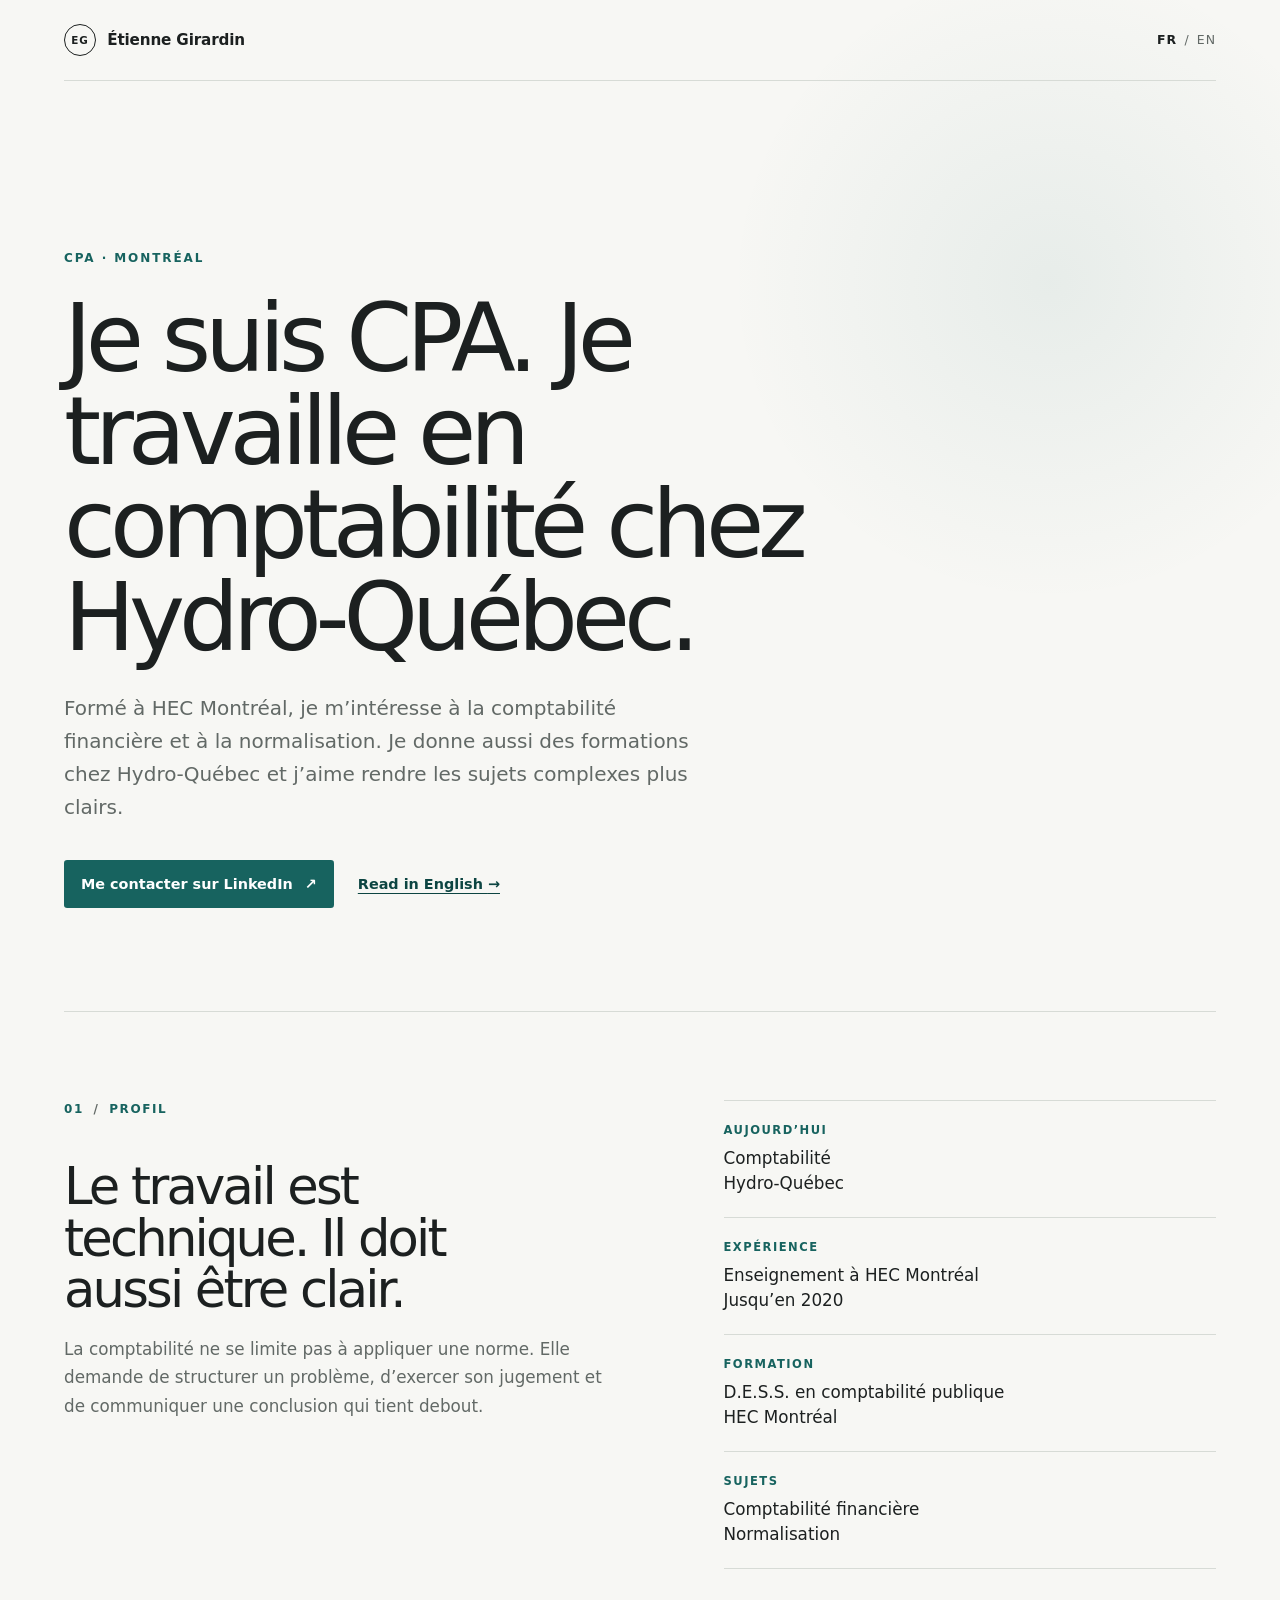
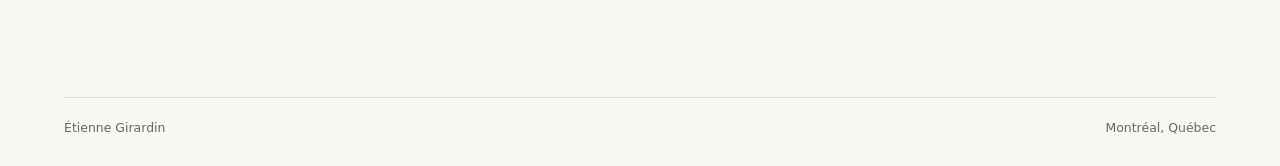
<file: index.html>
<!doctype html>
<html lang="fr-CA">
  <head>
    <meta charset="utf-8">
    <meta name="viewport" content="width=device-width, initial-scale=1">
    <meta name="description" content="Étienne Girardin, CPA — comptabilité chez Hydro‑Québec, formation à HEC Montréal et intérêt pour la comptabilité financière et la normalisation.">
    <meta name="author" content="Étienne Girardin">
    <meta name="theme-color" content="#f7f7f4">
    <link rel="canonical" href="https://etiennegirardin.com/">
    <link rel="alternate" hreflang="fr-CA" href="https://etiennegirardin.com/">
    <link rel="alternate" hreflang="en-CA" href="https://etiennegirardin.com/en/">
    <link rel="alternate" hreflang="x-default" href="https://etiennegirardin.com/">
    <meta property="og:type" content="profile">
    <meta property="og:title" content="Étienne Girardin, CPA">
    <meta property="og:description" content="Comptabilité chez Hydro‑Québec, formation à HEC Montréal et intérêt pour la comptabilité financière et la normalisation.">
    <meta property="og:url" content="https://etiennegirardin.com/">
    <meta property="og:locale" content="fr_CA">
    <meta property="og:locale:alternate" content="en_CA">
    <link rel="icon" href="/favicon.svg" type="image/svg+xml">
    <link rel="stylesheet" href="/style.css">
    <title>Étienne Girardin, CPA | Montréal</title>
    <script type="application/ld+json">
      {
        "@context": "https://schema.org",
        "@type": "Person",
        "name": "Étienne Girardin",
        "jobTitle": "Comptable professionnel agréé (CPA)",
        "url": "https://etiennegirardin.com/",
        "sameAs": ["https://ca.linkedin.com/in/etiennegirardin"],
        "worksFor": {
          "@type": "Organization",
          "name": "Hydro-Québec"
        },
        "alumniOf": {
          "@type": "CollegeOrUniversity",
          "name": "HEC Montréal"
        },
        "knowsLanguage": ["fr", "en"]
      }
    </script>
  </head>
  <body>
    <a class="skip-link" href="#contenu">Aller au contenu</a>
    <header class="site-header wrap">
      <a class="wordmark" href="/" aria-label="Étienne Girardin — accueil">
        <span class="wordmark-mark" aria-hidden="true">EG</span>
        <span class="wordmark-name">Étienne Girardin</span>
      </a>
      <nav class="language-nav" aria-label="Choisir la langue">
        <a class="language-link is-current" href="/" lang="fr-CA" aria-current="page">FR</a>
        <span aria-hidden="true">/</span>
        <a class="language-link" href="/en/" lang="en-CA">EN</a>
      </nav>
    </header>

    <main id="contenu">
      <section class="hero wrap" aria-labelledby="titre-principal">
        <p class="eyebrow">CPA <span aria-hidden="true">·</span> Montréal</p>
        <h1 id="titre-principal">Je suis CPA. Je travaille en comptabilité chez Hydro‑Québec.</h1>
        <p class="intro">Formé à HEC Montréal, je m’intéresse à la comptabilité financière et à la normalisation. Je donne aussi des formations chez Hydro‑Québec et j’aime rendre les sujets complexes plus clairs.</p>
        <div class="hero-links" id="contact">
          <a class="button button-primary" href="https://ca.linkedin.com/in/etiennegirardin" target="_blank" rel="me noopener noreferrer">Me contacter sur LinkedIn <span aria-hidden="true">↗</span></a>
          <a class="text-link" href="/en/" lang="en-CA">Read in English <span aria-hidden="true">→</span></a>
        </div>
      </section>

      <section class="profile wrap" aria-labelledby="profil-title">
        <div class="profile-copy">
          <p class="section-index">01 <span aria-hidden="true">/</span> Profil</p>
          <h2 id="profil-title">Le travail est technique. Il doit aussi être clair.</h2>
          <p>La comptabilité ne se limite pas à appliquer une norme. Elle demande de structurer un problème, d’exercer son jugement et de communiquer une conclusion qui tient debout.</p>
        </div>
        <dl class="profile-facts">
          <div class="profile-fact">
            <dt>Aujourd’hui</dt>
            <dd>Comptabilité<br>Hydro‑Québec</dd>
          </div>
          <div class="profile-fact">
            <dt>Expérience</dt>
            <dd>Enseignement à HEC Montréal<br>Jusqu’en 2020</dd>
          </div>
          <div class="profile-fact">
            <dt>Formation</dt>
            <dd>D.E.S.S. en comptabilité publique<br>HEC Montréal</dd>
          </div>
          <div class="profile-fact">
            <dt>Sujets</dt>
            <dd>Comptabilité financière<br>Normalisation</dd>
          </div>
        </dl>
      </section>

    </main>

    <footer class="site-footer wrap">
      <p>Étienne Girardin</p>
      <p>Montréal, Québec</p>
    </footer>
  </body>
</html>
</file>
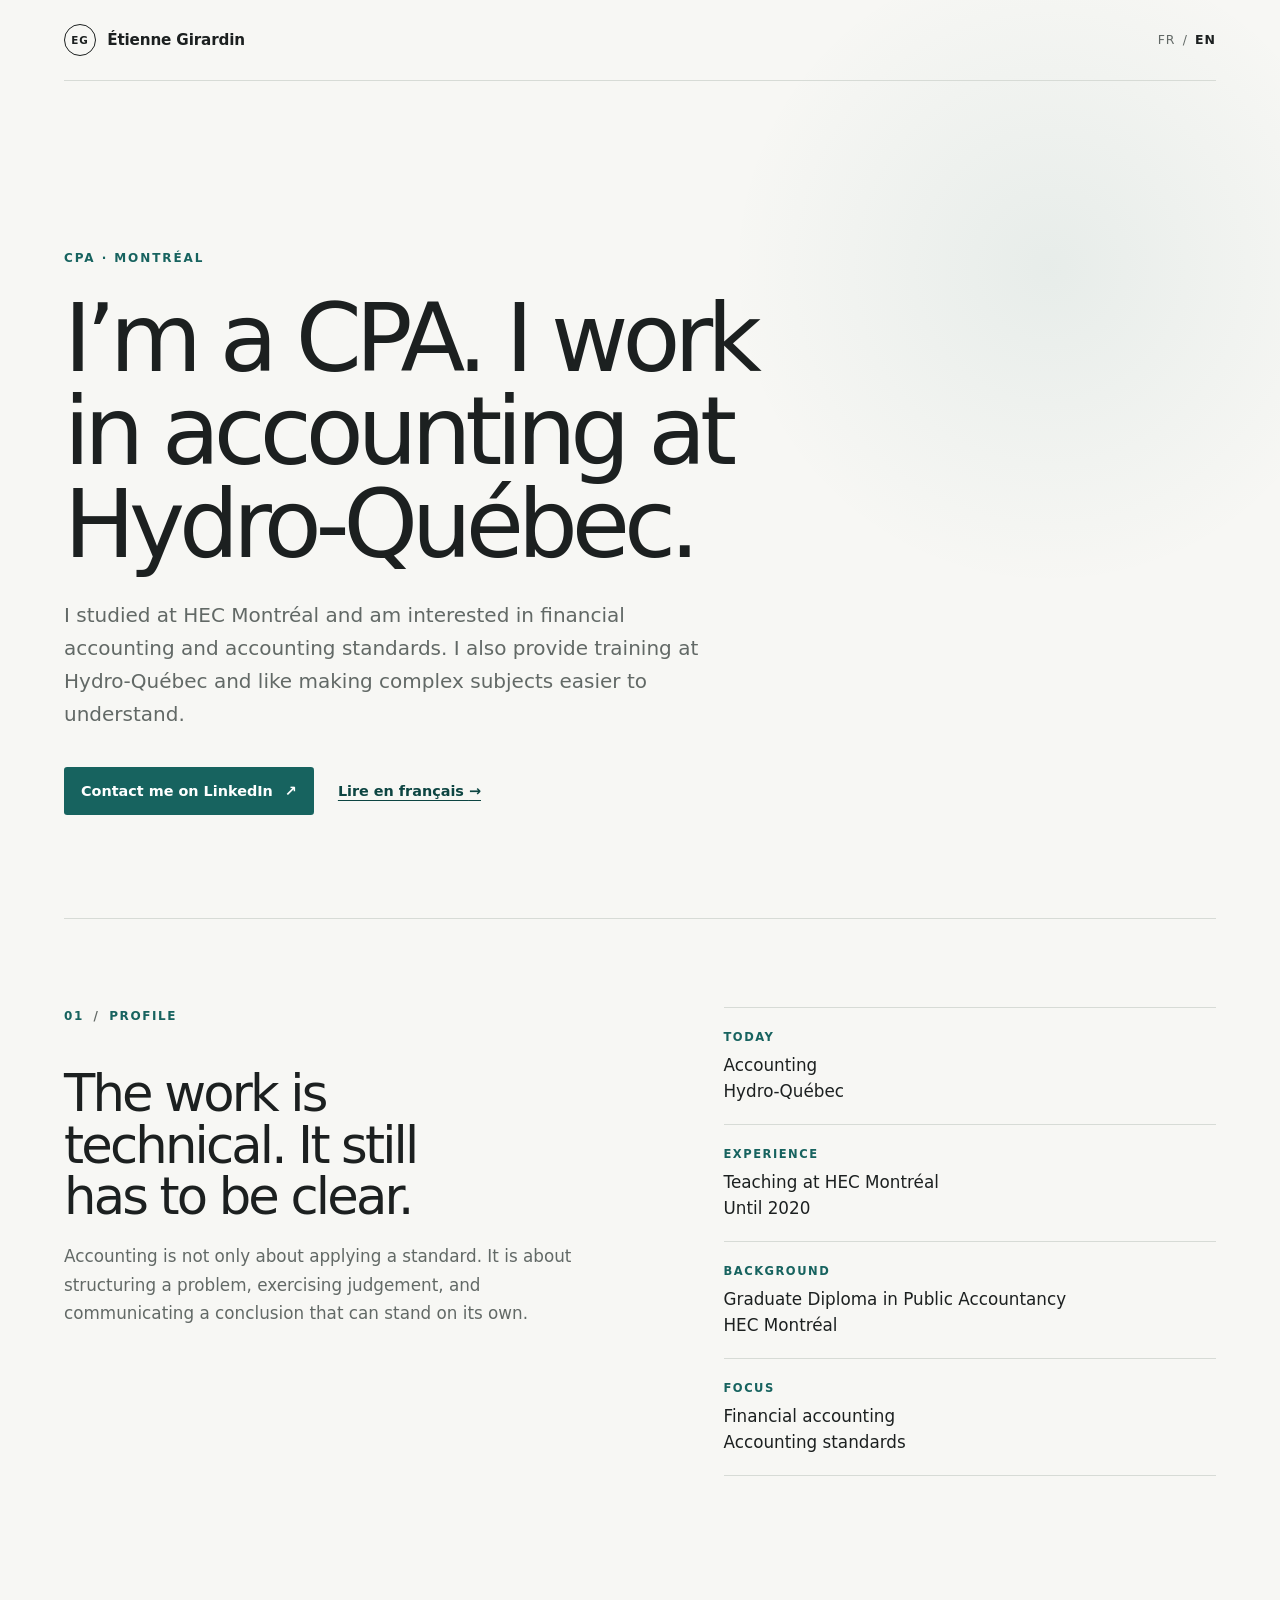
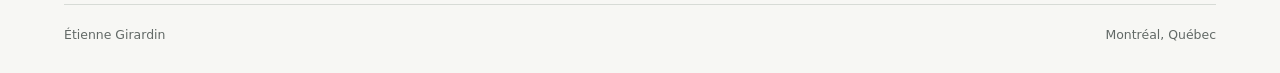
<file: en/index.html>
<!doctype html>
<html lang="en-CA">
  <head>
    <meta charset="utf-8">
    <meta name="viewport" content="width=device-width, initial-scale=1">
    <meta name="description" content="Étienne Girardin, CPA — accounting at Hydro‑Québec, HEC Montréal graduate, and interested in financial accounting and accounting standards.">
    <meta name="author" content="Étienne Girardin">
    <meta name="theme-color" content="#f7f7f4">
    <link rel="canonical" href="https://etiennegirardin.com/en/">
    <link rel="alternate" hreflang="fr-CA" href="https://etiennegirardin.com/">
    <link rel="alternate" hreflang="en-CA" href="https://etiennegirardin.com/en/">
    <link rel="alternate" hreflang="x-default" href="https://etiennegirardin.com/">
    <meta property="og:type" content="profile">
    <meta property="og:title" content="Étienne Girardin, CPA">
    <meta property="og:description" content="Accounting at Hydro‑Québec, HEC Montréal graduate, and interested in financial accounting and accounting standards.">
    <meta property="og:url" content="https://etiennegirardin.com/en/">
    <meta property="og:locale" content="en_CA">
    <meta property="og:locale:alternate" content="fr_CA">
    <link rel="icon" href="/favicon.svg" type="image/svg+xml">
    <link rel="stylesheet" href="/style.css">
    <title>Étienne Girardin, CPA | Montréal</title>
    <script type="application/ld+json">
      {
        "@context": "https://schema.org",
        "@type": "Person",
        "name": "Étienne Girardin",
        "jobTitle": "Chartered Professional Accountant (CPA)",
        "url": "https://etiennegirardin.com/en/",
        "sameAs": ["https://ca.linkedin.com/in/etiennegirardin"],
        "worksFor": {
          "@type": "Organization",
          "name": "Hydro-Québec"
        },
        "alumniOf": {
          "@type": "CollegeOrUniversity",
          "name": "HEC Montréal"
        },
        "knowsLanguage": ["fr", "en"]
      }
    </script>
  </head>
  <body>
    <a class="skip-link" href="#content">Skip to content</a>
    <header class="site-header wrap">
      <a class="wordmark" href="/en/" aria-label="Étienne Girardin — home">
        <span class="wordmark-mark" aria-hidden="true">EG</span>
        <span class="wordmark-name">Étienne Girardin</span>
      </a>
      <nav class="language-nav" aria-label="Choose language">
        <a class="language-link" href="/" lang="fr-CA">FR</a>
        <span aria-hidden="true">/</span>
        <a class="language-link is-current" href="/en/" lang="en-CA" aria-current="page">EN</a>
      </nav>
    </header>

    <main id="content">
      <section class="hero wrap" aria-labelledby="main-title">
        <p class="eyebrow">CPA <span aria-hidden="true">·</span> Montréal</p>
        <h1 id="main-title">I’m a CPA. I work in accounting at Hydro‑Québec.</h1>
        <p class="intro">I studied at HEC Montréal and am interested in financial accounting and accounting standards. I also provide training at Hydro‑Québec and like making complex subjects easier to understand.</p>
        <div class="hero-links" id="contact">
          <a class="button button-primary" href="https://ca.linkedin.com/in/etiennegirardin" target="_blank" rel="me noopener noreferrer">Contact me on LinkedIn <span aria-hidden="true">↗</span></a>
          <a class="text-link" href="/" lang="fr-CA">Lire en français <span aria-hidden="true">→</span></a>
        </div>
      </section>

      <section class="profile wrap" aria-labelledby="profile-title">
        <div class="profile-copy">
          <p class="section-index">01 <span aria-hidden="true">/</span> Profile</p>
          <h2 id="profile-title">The work is technical. It still has to be clear.</h2>
          <p>Accounting is not only about applying a standard. It is about structuring a problem, exercising judgement, and communicating a conclusion that can stand on its own.</p>
        </div>
        <dl class="profile-facts">
          <div class="profile-fact">
            <dt>Today</dt>
            <dd>Accounting<br>Hydro‑Québec</dd>
          </div>
          <div class="profile-fact">
            <dt>Experience</dt>
            <dd>Teaching at HEC Montréal<br>Until 2020</dd>
          </div>
          <div class="profile-fact">
            <dt>Background</dt>
            <dd>Graduate Diploma in Public Accountancy<br>HEC Montréal</dd>
          </div>
          <div class="profile-fact">
            <dt>Focus</dt>
            <dd>Financial accounting<br>Accounting standards</dd>
          </div>
        </dl>
      </section>

    </main>

    <footer class="site-footer wrap">
      <p>Étienne Girardin</p>
      <p>Montréal, Québec</p>
    </footer>
  </body>
</html>
</file>
<file: style.css>
:root {
  color-scheme: light;
  --paper: #f7f7f4;
  --ink: #1c2020;
  --muted: #626966;
  --line: #d7dbd6;
  --accent: #17635f;
  --accent-dark: #0d4542;
  --focus: #b14d21;
  --max-width: 72rem;
}

* {
  box-sizing: border-box;
}

html {
  background: var(--paper);
  scroll-behavior: smooth;
}

body {
  min-width: 18rem;
  margin: 0;
  background:
    radial-gradient(circle at 82% 16%, rgba(23, 99, 95, 0.07), transparent 20rem),
    var(--paper);
  color: var(--ink);
  font-family: Inter, ui-sans-serif, system-ui, -apple-system, BlinkMacSystemFont, "Segoe UI", sans-serif;
  font-size: 1rem;
  line-height: 1.6;
  text-rendering: optimizeLegibility;
}

a {
  color: inherit;
}

a:focus-visible {
  outline: 0.2rem solid var(--focus);
  outline-offset: 0.3rem;
}

.skip-link {
  position: absolute;
  z-index: 10;
  top: 0.75rem;
  left: 0.75rem;
  padding: 0.6rem 0.8rem;
  border-radius: 0.2rem;
  background: var(--ink);
  color: var(--paper);
  transform: translateY(-160%);
  transition: transform 140ms ease;
}

.skip-link:focus {
  transform: translateY(0);
}

.wrap {
  width: min(calc(100% - 3rem), var(--max-width));
  margin-inline: auto;
}

.site-header {
  display: flex;
  align-items: center;
  justify-content: space-between;
  padding-block: 1.5rem;
  border-bottom: 1px solid var(--line);
}

.wordmark {
  display: inline-flex;
  align-items: center;
  gap: 0.7rem;
  color: var(--ink);
  font-size: 0.95rem;
  font-weight: 650;
  letter-spacing: -0.01em;
  text-decoration: none;
}

.wordmark-mark {
  display: grid;
  width: 2rem;
  height: 2rem;
  place-items: center;
  border: 1px solid var(--ink);
  border-radius: 50%;
  font-size: 0.65rem;
  font-weight: 750;
  letter-spacing: 0.08em;
}

.language-nav {
  display: inline-flex;
  align-items: center;
  gap: 0.45rem;
  color: var(--muted);
  font-size: 0.78rem;
  letter-spacing: 0.08em;
}

.language-link {
  text-decoration: none;
}

.language-link:hover,
.language-link:focus-visible,
.language-link.is-current {
  color: var(--ink);
}

.language-link.is-current {
  font-weight: 750;
}

.hero {
  padding-block: clamp(5.5rem, 14vw, 10.5rem) clamp(4rem, 8vw, 6.5rem);
}

.eyebrow {
  margin: 0 0 1.5rem;
  color: var(--accent);
  font-size: 0.75rem;
  font-weight: 750;
  letter-spacing: 0.16em;
  text-transform: uppercase;
}

h1,
p {
  margin-top: 0;
}

h1 {
  max-width: 13ch;
  margin-bottom: 1.8rem;
  font-size: clamp(2.9rem, 7.4vw, 6.7rem);
  font-weight: 520;
  letter-spacing: -0.065em;
  line-height: 0.98;
}

.intro {
  max-width: 41rem;
  margin-bottom: 2.25rem;
  color: var(--muted);
  font-size: clamp(1.05rem, 1.6vw, 1.25rem);
  line-height: 1.65;
}

.hero-links {
  display: flex;
  flex-wrap: wrap;
  align-items: center;
  gap: 1.25rem 1.5rem;
}

.button {
  display: inline-flex;
  align-items: center;
  gap: 0.75rem;
  min-height: 3rem;
  padding: 0.7rem 1rem;
  border: 1px solid transparent;
  border-radius: 0.2rem;
  font-size: 0.9rem;
  font-weight: 700;
  text-decoration: none;
  transition: background-color 140ms ease, border-color 140ms ease, color 140ms ease;
}

.button-primary {
  background: var(--accent);
  color: #fff;
}

.button-primary:hover {
  background: var(--accent-dark);
}

.text-link {
  color: var(--accent-dark);
  font-size: 0.9rem;
  font-weight: 700;
  text-decoration-thickness: 0.08em;
  text-underline-offset: 0.25em;
}

.text-link:hover {
  color: var(--accent);
}

.profile {
  display: grid;
  grid-template-columns: minmax(0, 1.05fr) minmax(17rem, 0.95fr);
  gap: clamp(3rem, 9vw, 9rem);
  padding-block: clamp(3rem, 7vw, 5.5rem) clamp(5rem, 11vw, 8rem);
  border-top: 1px solid var(--line);
}

.section-index {
  margin-bottom: 1.25rem;
  color: var(--accent);
  font-size: 0.75rem;
  font-weight: 750;
  letter-spacing: 0.13em;
  text-transform: uppercase;
}

.section-index span {
  margin-inline: 0.25rem;
  color: var(--muted);
}

.profile-copy h2 {
  max-width: 13ch;
  margin-bottom: 1.25rem;
  font-size: clamp(2rem, 4vw, 3.8rem);
  font-weight: 540;
  letter-spacing: -0.055em;
  line-height: 1;
}

.profile-copy > p:last-child {
  max-width: 34rem;
  margin-bottom: 0;
  color: var(--muted);
  font-size: 1.05rem;
  line-height: 1.7;
}

.profile-facts {
  display: grid;
  align-content: start;
  gap: 0;
  margin: 0;
}

.profile-fact {
  padding-block: 1.25rem;
  border-top: 1px solid var(--line);
}

.profile-fact:last-child {
  border-bottom: 1px solid var(--line);
}

.profile-fact dt {
  margin-bottom: 0.45rem;
  color: var(--accent);
  font-size: 0.72rem;
  font-weight: 750;
  letter-spacing: 0.13em;
  text-transform: uppercase;
}

.profile-fact dd {
  margin: 0;
  font-size: 1.05rem;
  line-height: 1.5;
}

.site-footer {
  display: flex;
  justify-content: space-between;
  gap: 1rem;
  padding-block: 1.25rem 1.75rem;
  border-top: 1px solid var(--line);
  color: var(--muted);
  font-size: 0.78rem;
}

.site-footer p {
  margin-bottom: 0;
}

@media (max-width: 38rem) {
  .wrap {
    width: min(calc(100% - 2rem), var(--max-width));
  }

  .site-header {
    padding-block: 1rem;
  }

  .wordmark-name {
    display: none;
  }

  .hero {
    padding-block: 5rem 5.5rem;
  }

  h1 {
    max-width: 11ch;
    font-size: clamp(2.75rem, 14vw, 4.5rem);
  }

  .hero-links {
    align-items: flex-start;
    flex-direction: column;
    gap: 1.15rem;
  }

  .profile {
    grid-template-columns: 1fr;
    gap: 3.25rem;
  }

  .profile-copy h2 {
    max-width: 11ch;
  }

  .site-footer {
    flex-direction: column;
    gap: 0.25rem;
  }
}

@media (prefers-reduced-motion: reduce) {
  html {
    scroll-behavior: auto;
  }

  *,
  *::before,
  *::after {
    transition-duration: 0.01ms !important;
  }
}
</file>
